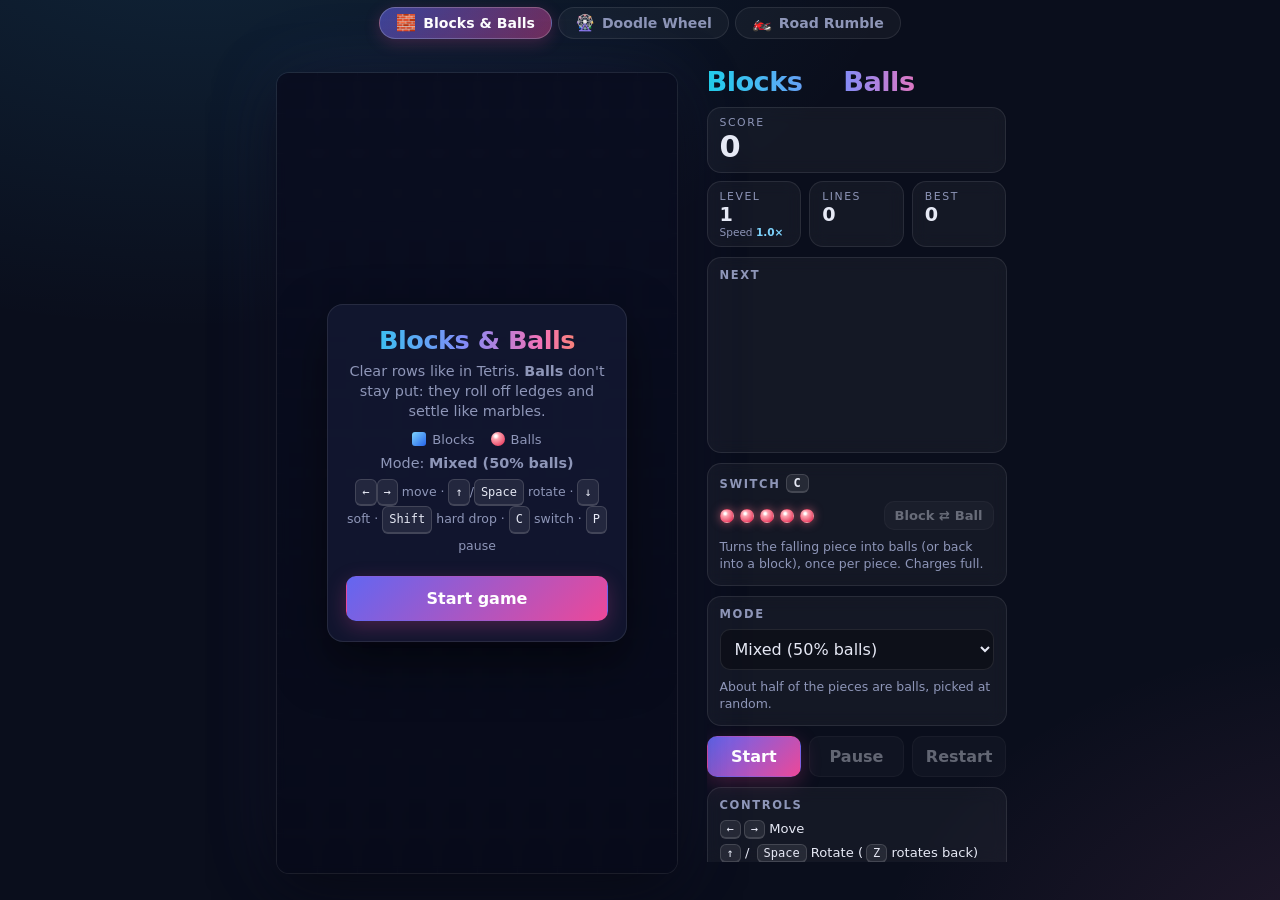
<file: index.html>
<!DOCTYPE html>
<html lang="en">
<head>
  <meta charset="utf-8">
  <meta name="viewport" content="width=device-width, initial-scale=1, viewport-fit=cover">
  <meta name="theme-color" content="#0a0e1c">
  <title>Arcade: Blocks &amp; Balls, Doodle Wheel and Road Rumble</title>
  <meta name="description" content="Three browser games: Blocks &amp; Balls (Tetris with rolling marbles), Doodle Wheel (a doodle-style snakes-and-ropes board game with a 1-10 spin wheel and collectible creatures) and Road Rumble (a top-down racer where you dodge or kick obstacles out of the way).">
  <link rel="icon" href="data:,">
  <link rel="apple-touch-icon" href="data:,">
  <meta name="apple-mobile-web-app-capable" content="yes">
  <link rel="stylesheet" href="style.css">
</head>
<body>
  <nav class="arcade-tabs" role="tablist" aria-label="Choose a game">
    <button type="button" role="tab" class="arcade-tab" id="tabBlocks" data-game="blocks" aria-controls="app" aria-selected="true"><span class="tab-ico" aria-hidden="true">🧱</span>Blocks &amp; Balls</button>
    <button type="button" role="tab" class="arcade-tab" id="tabDoodle" data-game="doodle" aria-controls="doodleApp" aria-selected="false"><span class="tab-ico" aria-hidden="true">🎡</span>Doodle Wheel</button>
    <button type="button" role="tab" class="arcade-tab" id="tabRoad" data-game="road" aria-controls="roadApp" aria-selected="false"><span class="tab-ico" aria-hidden="true">🏍️</span>Road Rumble</button>
  </nav>

  <div class="app" id="app" role="tabpanel" aria-labelledby="tabBlocks">
    <main class="stage">
      <div class="board-wrap" id="boardWrap">
        <div class="board-inner" id="boardInner">
          <canvas id="board" aria-label="Game board"></canvas>
          <div class="overlay show" id="overlay" aria-live="polite">
            <div class="overlay-card" id="overlayCard"></div>
          </div>
        </div>
      </div>
    </main>

    <aside class="side">
      <header class="brand">
        <h1>Blocks <span class="amp">&amp;</span> <span class="balls-word">Balls</span></h1>
        <p class="tagline">Tetris, except some of the pieces roll.</p>
      </header>

      <section class="stats">
        <div class="stat stat-score"><span class="label">Score</span><span class="value" id="score">0</span></div>
        <div class="stat"><span class="label">Level</span><span class="value" id="level">1</span><span class="sub" title="Fall speed vs level 1">Speed <b id="speed">1.0×</b></span></div>
        <div class="stat"><span class="label">Lines</span><span class="value" id="lines">0</span></div>
        <div class="stat"><span class="label">Best</span><span class="value" id="high">0</span></div>
      </section>

      <section class="panel next-panel">
        <h2>Next</h2>
        <canvas id="next" aria-label="Next pieces"></canvas>
      </section>

      <section class="panel switch-panel">
        <h2>Switch <kbd>C</kbd></h2>
        <div class="switch-row">
          <div class="dots" id="switchDots" title="Switch charges"></div>
          <button type="button" id="btnSwitch" class="small">Block ⇄ Ball</button>
        </div>
        <p class="hint" id="switchHint">Turns the falling piece into balls (or back into a block). You get 1 charge back every 2 lines, plus 1 on every level-up.</p>
      </section>

      <section class="panel mode-panel">
        <h2>Mode</h2>
        <select id="mode" aria-label="Game mode">
          <option value="classic">Classic (blocks only)</option>
          <option value="balls">Balls only</option>
          <option value="mixed" selected>Mixed (50% balls)</option>
          <option value="alternating">Alternating waves</option>
        </select>
        <p class="hint" id="modeInfo"></p>
      </section>

      <section class="buttons">
        <button type="button" id="btnStart" class="primary">Start</button>
        <button type="button" id="btnPause">Pause</button>
        <button type="button" id="btnRestart">Restart</button>
      </section>

      <section class="panel help">
        <h2>Controls</h2>
        <ul>
          <li><kbd>←</kbd><kbd>→</kbd> Move</li>
          <li><kbd>↑</kbd> / <kbd>Space</kbd> Rotate (<kbd>Z</kbd> rotates back)</li>
          <li><kbd>↓</kbd> Soft drop</li>
          <li><kbd>Shift</kbd> / <kbd>Enter</kbd> Hard drop</li>
          <li><kbd>C</kbd> Switch block ⇄ ball</li>
          <li><kbd>P</kbd> / <kbd>Esc</kbd> Pause</li>
        </ul>
        <p class="hint">On touch screens: tap to rotate, drag to move, drag down to soft drop, flick down to hard drop, flick up to switch.</p>
      </section>

      <footer class="site-footer">© 2026 Harish Lohar · <a href="mailto:hklohar@gmail.com">hklohar@gmail.com</a></footer>
    </aside>

    <nav class="touch-controls" id="touchControls" aria-label="Touch controls">
      <button type="button" data-action="left" aria-label="Move left">◀</button>
      <button type="button" data-action="rotate" aria-label="Rotate">⟳</button>
      <button type="button" data-action="right" aria-label="Move right">▶</button>
      <button type="button" data-action="switch" class="tc-switch" aria-label="Switch block or ball">⇄</button>
      <button type="button" data-action="down" aria-label="Soft drop">▼</button>
      <button type="button" data-action="drop" class="tc-drop" aria-label="Hard drop">⤓</button>
    </nav>
  </div>
  <div class="app dw-app" id="doodleApp" role="tabpanel" aria-labelledby="tabDoodle" hidden>
    <header class="dw-head">
      <h1 class="dw-title">Doodle <span>Wheel</span></h1>
      <div class="dw-themes" role="radiogroup" aria-label="Board theme">
        <button type="button" class="dw-sw sw-mint" data-theme="mint" role="radio" aria-checked="true" aria-label="Mint Meadow theme" title="Mint Meadow"></button>
        <button type="button" class="dw-sw sw-sunset" data-theme="sunset" role="radio" aria-checked="false" aria-label="Sunset Pop theme" title="Sunset Pop"></button>
        <button type="button" class="dw-sw sw-ocean" data-theme="ocean" role="radio" aria-checked="false" aria-label="Ocean Breeze theme" title="Ocean Breeze"></button>
      </div>
      <div class="dw-turn" id="dwTurn" aria-live="polite">Pick players and start</div>
    </header>

    <section class="dw-players" id="dwPlayers" aria-label="Players"></section>
    <div class="dw-hazard" id="dwHazard" aria-live="polite"></div>

    <main class="dw-stage">
      <div class="dw-board-wrap" id="dwBoardWrap">
        <div class="board-inner" id="dwBoardInner">
          <canvas id="dwBoard" aria-label="Doodle Wheel board"></canvas>
          <div class="overlay show" id="dwOverlay" aria-live="polite">
            <div class="overlay-card" id="dwOverlayCard"></div>
          </div>
        </div>
      </div>
    </main>

    <section class="dw-spinbar">
      <button type="button" class="primary dw-spin" id="dwSpin" disabled>🎡 Spin</button>
      <span class="dw-last" id="dwLast">Tap or Space</span>
    </section>

    <section class="panel dw-tray-panel">
      <h2>Collection <span class="dw-tray-count" id="dwTrayCount">0/8</span></h2>
      <div class="dw-tray" id="dwTray" aria-label="Creature collection"></div>
    </section>

    <section class="panel dw-log-panel">
      <h2>Moves</h2>
      <ol class="dw-log" id="dwLog"></ol>
    </section>

    <section class="dw-buttons">
      <button type="button" id="dwNew" class="primary">New Game</button>
      <button type="button" id="dwRestart">Restart</button>
      <button type="button" id="dwPause">Pause</button>
      <button type="button" id="dwSpeed">Speed 1×</button>
    </section>

    <footer class="site-footer">© 2026 Harish Lohar · <a href="mailto:hklohar@gmail.com">hklohar@gmail.com</a></footer>
  </div>

  <div class="app rr-app" id="roadApp" role="tabpanel" aria-labelledby="tabRoad" hidden>
    <header class="rr-head">
      <h1 class="rr-title">Road <span>Rumble</span></h1>
      <div class="rr-hud" aria-live="off">
        <div class="rr-chip rr-chip-score"><small>Score</small><b id="rrScore">0</b><i id="rrCombo"></i></div>
        <div class="rr-chip"><small>mph</small><b id="rrSpeed">0</b></div>
        <div class="rr-chip"><small>Dist</small><b id="rrDist">0 m</b></div>
        <div class="rr-chip"><small>High</small><b id="rrHigh">0</b></div>
      </div>
    </header>
    <main class="rr-stage">
      <div class="rr-wrap" id="rrWrap">
        <div class="board-inner rr-inner" id="rrInner">
          <canvas id="rrCanvas" aria-label="Road Rumble track"></canvas>
          <div class="overlay show" id="rrOverlay"><div class="overlay-card rr-card" id="rrCard"></div></div>
        </div>
      </div>
    </main>
    <section class="rr-controls" id="rrControls" aria-label="Touch controls">
      <button type="button" class="rr-btn rr-kick" id="rrKickL" aria-label="Kick left"><span>&#x21E4;</span>KICK</button>
      <button type="button" class="rr-btn rr-steer" id="rrLeft" aria-label="Steer left">&#x25C0;</button>
      <button type="button" class="rr-btn rr-steer" id="rrRight" aria-label="Steer right">&#x25B6;</button>
      <button type="button" class="rr-btn rr-kick" id="rrKickR" aria-label="Kick right">KICK<span>&#x21E5;</span></button>
    </section>
    <p class="rr-keys"><kbd>&larr;</kbd><kbd>&rarr;</kbd> / <kbd>A</kbd><kbd>D</kbd> steer &middot; <kbd>Z</kbd><kbd>X</kbd> / <kbd>Q</kbd><kbd>E</kbd> kick left / right &middot; <kbd>Space</kbd> / <kbd>P</kbd> pause &middot; drag the track to steer</p>
    <footer class="site-footer">© 2026 Harish Lohar · <a href="mailto:hklohar@gmail.com">hklohar@gmail.com</a></footer>
  </div>

  <script src="arcade.js"></script>
  <script src="game.js"></script>
  <script src="doodle.js"></script>
  <script src="road.js"></script>
</body>
</html>
</file>
<file: style.css>
:root {
  --bg: #0a0e1c;
  --bg2: #111733;
  --panel: rgba(255, 255, 255, 0.045);
  --panel-border: rgba(255, 255, 255, 0.09);
  --text: #e6e9f5;
  --muted: #8e96b8;
  --block: #38bdf8;
  --ball: #fb7185;
  --accent: linear-gradient(90deg, #22d3ee, #818cf8 45%, #f472b6 75%, #fb923c);
  --radius: 14px;
  --tabs-h: 46px;
  --tabs-total: calc(var(--tabs-h) + env(safe-area-inset-top, 0px));
  color-scheme: dark;
}

* { box-sizing: border-box; }

html, body {
  margin: 0;
  height: 100%;
  background:
    radial-gradient(1200px 700px at 15% -10%, rgba(56, 189, 248, 0.13), transparent 60%),
    radial-gradient(900px 600px at 110% 110%, rgba(244, 114, 182, 0.12), transparent 60%),
    var(--bg);
  color: var(--text);
  font-family: ui-sans-serif, system-ui, -apple-system, "Segoe UI", Roboto, "Helvetica Neue", Arial, sans-serif;
  -webkit-font-smoothing: antialiased;
  overflow: hidden;
  overscroll-behavior: none;
}

button, select { font: inherit; color: inherit; }

/* ---------- Layout (desktop) ---------- */
.app {
  height: calc(100vh - var(--tabs-total));
  height: calc(100dvh - var(--tabs-total));
  display: grid;
  grid-template-columns: auto minmax(250px, 300px);
  grid-template-rows: 1fr auto;
  grid-template-areas: "stage side" "stage touch";
  justify-content: center;
  align-content: center;
  gap: 18px 26px;
  padding: 20px;
}

.stage { grid-area: stage; display: flex; align-items: center; justify-content: center; min-height: 0; }
.side { grid-area: side; display: flex; flex-direction: column; gap: 10px; max-height: calc(100dvh - 40px - var(--tabs-total)); min-height: 0; overflow-y: auto; scrollbar-width: thin; }
.touch-controls { grid-area: touch; }

.board-wrap {
  position: relative;
  height: calc(100dvh - 40px - var(--tabs-total));
  max-height: 900px;
  aspect-ratio: 1 / 2;
  max-width: calc(100vw - 380px);
}

.board-inner {
  position: absolute;
  left: 50%; top: 50%;
  transform: translate(-50%, -50%);
  border-radius: 12px;
  box-shadow:
    0 0 0 1px rgba(255, 255, 255, 0.08),
    0 20px 60px rgba(0, 0, 0, 0.55),
    0 0 80px rgba(99, 102, 241, 0.12);
  overflow: hidden;
  touch-action: none;
  user-select: none;
  -webkit-user-select: none;
}
.board-inner canvas { display: block; }

/* ---------- Brand ---------- */
.brand h1 {
  margin: 0;
  font-size: 1.7rem;
  letter-spacing: -0.02em;
  font-weight: 800;
  background: var(--accent);
  -webkit-background-clip: text;
  background-clip: text;
  color: transparent;
}
.brand .amp { opacity: 0.7; }
.brand .tagline { margin: 4px 0 0; color: var(--muted); font-size: 0.85rem; }

/* ---------- Panels ---------- */
.panel, .stat {
  background: var(--panel);
  border: 1px solid var(--panel-border);
  border-radius: var(--radius);
  backdrop-filter: blur(8px);
}
.panel { padding: 10px 12px 12px; }
.panel h2 {
  margin: 0 0 8px;
  font-size: 0.72rem;
  letter-spacing: 0.14em;
  text-transform: uppercase;
  color: var(--muted);
  font-weight: 700;
  display: flex; align-items: center; gap: 6px;
}

.stats { display: grid; grid-template-columns: repeat(3, 1fr); gap: 8px; }
.stat { padding: 8px 12px; display: flex; flex-direction: column; }
.stat-score { grid-column: 1 / -1; }
.stat .label { font-size: 0.68rem; text-transform: uppercase; letter-spacing: 0.14em; color: var(--muted); }
.stat .value { font-size: 1.2rem; font-weight: 800; font-variant-numeric: tabular-nums; }
.stat-score .value { font-size: 1.9rem; }
.stat .value.bump, .stat .sub b.bump { animation: bump 0.35s ease; }
.stat .sub { font-size: 0.66rem; color: var(--muted); white-space: nowrap; }
.stat .sub b { color: #7dd3fc; font-variant-numeric: tabular-nums; display: inline-block; }
@keyframes bump { 30% { transform: scale(1.12); color: #fde68a; } }

.next-panel canvas { width: 100%; height: 150px; display: block; }

.switch-row { display: flex; align-items: center; justify-content: space-between; gap: 10px; }
.dots { display: flex; gap: 6px; }
.dot {
  width: 14px; height: 14px; border-radius: 50%;
  background: rgba(255, 255, 255, 0.1);
  border: 1px solid rgba(255, 255, 255, 0.15);
  transition: background 0.25s, box-shadow 0.25s;
}
.dot.on {
  background: radial-gradient(circle at 35% 30%, #fff 0 8%, #fda4af 25%, #e11d48 100%);
  box-shadow: 0 0 10px rgba(251, 113, 133, 0.6);
  border-color: transparent;
}
.switch-panel.disabled { opacity: 0.45; }

.hint { margin: 8px 0 0; font-size: 0.78rem; color: var(--muted); line-height: 1.4; }

select {
  width: 100%;
  padding: 9px 10px;
  border-radius: 10px;
  background: rgba(0, 0, 0, 0.3);
  border: 1px solid var(--panel-border);
  outline: none;
}
select:focus-visible { border-color: #818cf8; }
select:disabled { opacity: 0.55; }

/* ---------- Buttons ---------- */
.buttons { display: grid; grid-template-columns: repeat(3, 1fr); gap: 8px; }
button {
  cursor: pointer;
  border: 1px solid var(--panel-border);
  background: rgba(255, 255, 255, 0.07);
  border-radius: 10px;
  padding: 10px 8px;
  font-weight: 650;
  transition: transform 0.08s ease, background 0.2s, border-color 0.2s, opacity 0.2s;
  -webkit-tap-highlight-color: transparent;
  touch-action: manipulation;
}
button:hover:not(:disabled) { background: rgba(255, 255, 255, 0.12); border-color: rgba(255, 255, 255, 0.2); }
button:active:not(:disabled) { transform: scale(0.96); }
button:disabled { opacity: 0.4; cursor: not-allowed; }
button.primary {
  background: linear-gradient(135deg, #6366f1, #ec4899);
  border-color: transparent;
  color: white;
  box-shadow: 0 6px 20px rgba(236, 72, 153, 0.25);
}
button.primary:hover:not(:disabled) { background: linear-gradient(135deg, #7c7ff5, #f062ac); }
button.small { padding: 6px 10px; font-size: 0.82rem; }

kbd {
  display: inline-block;
  min-width: 1.6em;
  padding: 1px 6px;
  border-radius: 6px;
  font-family: ui-monospace, SFMono-Regular, Menlo, monospace;
  font-size: 0.75rem;
  text-align: center;
  background: rgba(255, 255, 255, 0.08);
  border: 1px solid rgba(255, 255, 255, 0.14);
  border-bottom-width: 2px;
  color: var(--text);
}
.help ul { list-style: none; margin: 0; padding: 0; display: grid; gap: 5px; font-size: 0.82rem; }
.help li kbd + kbd { margin-left: 3px; }

/* ---------- Footer ---------- */
.site-footer {
  margin-top: auto;
  padding: 4px 2px 0;
  font-size: 0.7rem;
  line-height: 1.3;
  color: rgba(142, 150, 184, 0.7);
  text-align: center;
  white-space: nowrap;
  overflow: hidden;
  text-overflow: ellipsis;
}
.site-footer a { color: inherit; text-decoration: none; border-bottom: 1px dotted rgba(142, 150, 184, 0.45); }
.site-footer a:hover, .site-footer a:focus-visible { color: var(--text); border-bottom-color: currentColor; outline: none; }

/* ---------- Overlay ---------- */
.overlay {
  position: absolute; inset: 0;
  display: flex; align-items: center; justify-content: center;
  background: rgba(8, 10, 24, 0.62);
  backdrop-filter: blur(4px);
  opacity: 0; pointer-events: none;
  transition: opacity 0.25s ease;
  padding: 14px;
}
.overlay.show { opacity: 1; pointer-events: auto; }
.overlay-card {
  text-align: center;
  background: rgba(20, 25, 50, 0.85);
  border: 1px solid var(--panel-border);
  border-radius: 16px;
  padding: 20px 18px;
  width: 100%;
  max-width: 300px;
  box-shadow: 0 20px 50px rgba(0, 0, 0, 0.5);
  transform: translateY(6px) scale(0.98);
  transition: transform 0.3s ease;
}
.overlay.show .overlay-card { transform: none; }
.overlay-card h2 {
  margin: 0 0 6px; font-size: 1.6rem; letter-spacing: -0.02em;
  background: var(--accent); -webkit-background-clip: text; background-clip: text; color: transparent;
}
.overlay-card p { margin: 6px 0; color: var(--muted); font-size: 0.9rem; line-height: 1.4; }
.overlay-card .big { font-size: 2.2rem; font-weight: 800; color: var(--text); font-variant-numeric: tabular-nums; }
.overlay-card .record { color: #fde68a; font-weight: 700; }
.overlay-card button { margin-top: 12px; width: 100%; padding: 12px; }
.overlay-card .keys { font-size: 0.78rem; line-height: 1.9; }
body.touch .overlay-card .keys { display: none; }
.legend { display: flex; justify-content: center; gap: 16px; margin: 10px 0 2px; font-size: 0.82rem; color: var(--muted); }
.legend span { display: inline-flex; align-items: center; gap: 6px; }
.sw { width: 14px; height: 14px; display: inline-block; }
.sw.block { border-radius: 3px; background: linear-gradient(135deg, #7dd3fc, #2563eb); }
.sw.ball { border-radius: 50%; background: radial-gradient(circle at 35% 30%, #fff 0 8%, #fda4af 25%, #e11d48 100%); }

/* ---------- Touch controls ---------- */
.touch-controls {
  display: none;
  grid-template-columns: repeat(3, 1fr);
  gap: 8px;
  user-select: none;
  -webkit-user-select: none;
}
body.touch .touch-controls { display: grid; }
.touch-controls button {
  padding: 0;
  height: 54px;
  font-size: 1.35rem;
  border-radius: 14px;
  background: rgba(255, 255, 255, 0.07);
  touch-action: none;
}
.touch-controls button.pressed { background: rgba(129, 140, 248, 0.35); transform: scale(0.95); }
.touch-controls .tc-switch { color: #fda4af; }
.touch-controls .tc-drop { color: #7dd3fc; }

/* ---------- Mobile / narrow ---------- */
@media (max-width: 820px), (max-aspect-ratio: 4/5) {
  .app {
    grid-template-columns: 1fr;
    grid-template-rows: auto minmax(0, 1fr) auto;
    grid-template-areas: "side" "stage" "touch";
    justify-content: stretch;
    align-content: stretch;
    gap: 8px;
    padding: 6px 10px max(8px, env(safe-area-inset-bottom));
  }
  .side {
    display: grid;
    grid-template-columns: 1fr 1fr 84px;
    grid-template-areas:
      "brand brand next"
      "stats stats next"
      "mode switch next"
      "buttons buttons buttons"
      "footer footer footer";
    gap: 6px;
    overflow: visible;
  }
  .brand { grid-area: brand; display: flex; align-items: baseline; }
  .brand h1 { font-size: 1.15rem; }
  .brand .tagline, .help, .hint { display: none; }
  .stats { grid-area: stats; grid-template-columns: repeat(4, 1fr); gap: 5px; }
  .stat, .stat-score { grid-column: auto; padding: 4px 6px; border-radius: 10px; }
  .stat .label { font-size: 0.56rem; letter-spacing: 0.08em; }
  .stat .value, .stat-score .value { font-size: 0.98rem; }
  .stat .sub { font-size: 0.52rem; }
  .next-panel { grid-area: next; padding: 6px; border-radius: 10px; }
  .next-panel h2 { margin-bottom: 2px; font-size: 0.58rem; }
  .next-panel canvas { height: 100px; }
  .mode-panel { grid-area: mode; padding: 0; border: 0; background: none; }
  .mode-panel h2, .switch-panel h2 { display: none; }
  .mode-panel select { padding: 6px 8px; font-size: 0.82rem; }
  .switch-panel { grid-area: switch; padding: 4px 6px; border-radius: 10px; }
  .switch-row { gap: 4px; }
  .dot { width: 10px; height: 10px; }
  .switch-panel button { padding: 4px 6px; font-size: 0.72rem; }
  .buttons { grid-area: buttons; }
  .site-footer { grid-area: footer; margin-top: -2px; padding: 0; font-size: 0.62rem; }
  .buttons button { padding: 7px 6px; font-size: 0.85rem; }
  .board-wrap { height: 100%; width: 100%; max-width: none; max-height: none; aspect-ratio: auto; }
  .touch-controls button { height: 50px; }
}

@media (max-height: 940px) and (min-width: 821px) and (min-aspect-ratio: 4/5) {
  .help .hint, .brand .tagline { display: none; }
}
@media (max-height: 880px) and (min-width: 821px) and (min-aspect-ratio: 4/5) {
  .help, .switch-panel .hint { display: none; }
  .next-panel canvas { height: 120px; }
}

/* ---------- Arcade tabs ---------- */
.app[hidden] { display: none !important; }
.arcade-tabs {
  height: var(--tabs-total);
  padding: env(safe-area-inset-top, 0px) 10px 0;
  display: flex; align-items: center; justify-content: center; gap: 6px;
}
.arcade-tab {
  display: inline-flex; align-items: center; gap: 7px;
  padding: 7px 16px;
  border-radius: 999px;
  font-size: 0.88rem; font-weight: 700;
  color: var(--muted);
  background: rgba(255, 255, 255, 0.04);
  border: 1px solid var(--panel-border);
  white-space: nowrap;
}
.arcade-tab .tab-ico { font-size: 1rem; line-height: 1; }
.arcade-tab.active {
  color: #fff;
  background: linear-gradient(135deg, rgba(99, 102, 241, 0.55), rgba(236, 72, 153, 0.45));
  border-color: rgba(255, 255, 255, 0.22);
  box-shadow: 0 4px 16px rgba(236, 72, 153, 0.22);
}
.arcade-tab:focus-visible { outline: 2px solid #818cf8; outline-offset: 2px; }

/* ---------- Doodle Wheel (board game) ---------- */
.dw-head { flex-direction: row !important; flex-wrap: wrap; align-items: center; }
.dw-head .dw-title { flex: 1; }
.dw-head .dw-turn { flex-basis: 100%; }
.dw-themes { display: flex; gap: 6px; }
.dw-sw {
  width: 26px; height: 26px; padding: 0; border-radius: 50%;
  border: 2px solid rgba(255, 255, 255, 0.8);
  box-shadow: 0 1px 4px rgba(0, 0, 0, 0.3);
}
.dw-sw.on { outline: 2.5px solid var(--text); outline-offset: 2px; }
.dw-sw.sw-mint { background: radial-gradient(circle at 30% 30%, #ffffff 0 18%, transparent 19%), linear-gradient(135deg, #c9f0d9, #7fd6a8); }
.dw-sw.sw-sunset { background: repeating-linear-gradient(45deg, rgba(255, 255, 255, 0.35) 0 3px, transparent 3px 7px), linear-gradient(135deg, #ff9f8a, #ffc9a8 50%, #c9a7f2); }
.dw-sw.sw-ocean { background: radial-gradient(circle at 65% 35%, rgba(255, 255, 255, 0.55) 0 12%, transparent 13%), linear-gradient(135deg, #0b2a46, #1aa3a8); }
.dw-sw:hover:not(:disabled) { transform: scale(1.08); }

/* Theme variables (scoped to the Doodle Wheel tab) */
#doodleApp { color: var(--text); }
#doodleApp[data-theme="mint"] {
  --text: #18352a; --muted: #4d6e60; --panel: rgba(255, 255, 255, 0.72); --panel-border: rgba(31, 122, 84, 0.18);
  --btn-bg: rgba(255, 255, 255, 0.85); --btn-hover: #ffffff; --btn-border: rgba(31, 122, 84, 0.22);
  --primary: linear-gradient(135deg, #10b981, #0ea5a4); --primary-shadow: rgba(16, 185, 129, 0.35);
  --title: linear-gradient(90deg, #059669, #0d9488 45%, #f59e0b 80%, #ec4899);
  --card: rgba(255, 255, 255, 0.96); --veil: rgba(225, 245, 233, 0.6); --slot: rgba(31, 122, 84, 0.06); --slot-border: rgba(31, 122, 84, 0.22);
  --kbd: rgba(31, 122, 84, 0.08); --shadow-board: 0 0 0 1px rgba(31, 122, 84, 0.18), 0 14px 40px rgba(31, 94, 66, 0.18);
}
#doodleApp[data-theme="sunset"] {
  --text: #4a1631; --muted: #864a64; --panel: rgba(255, 255, 255, 0.6); --panel-border: rgba(157, 23, 77, 0.16);
  --btn-bg: rgba(255, 255, 255, 0.7); --btn-hover: rgba(255, 255, 255, 0.95); --btn-border: rgba(157, 23, 77, 0.2);
  --primary: linear-gradient(135deg, #f43f5e, #fb923c); --primary-shadow: rgba(244, 63, 94, 0.35);
  --title: linear-gradient(90deg, #e11d48, #f97316 45%, #a855f7);
  --card: rgba(255, 247, 243, 0.96); --veil: rgba(255, 214, 196, 0.55); --slot: rgba(157, 23, 77, 0.06); --slot-border: rgba(157, 23, 77, 0.2);
  --kbd: rgba(157, 23, 77, 0.08); --shadow-board: 0 0 0 1px rgba(255, 255, 255, 0.6), 0 14px 40px rgba(138, 45, 80, 0.25);
}
#doodleApp[data-theme="ocean"] {
  --text: #e8fbff; --muted: #9cc9d6; --panel: rgba(8, 47, 73, 0.55); --panel-border: rgba(125, 211, 252, 0.2);
  --btn-bg: rgba(125, 211, 252, 0.1); --btn-hover: rgba(125, 211, 252, 0.2); --btn-border: rgba(125, 211, 252, 0.25);
  --primary: linear-gradient(135deg, #06b6d4, #2563eb); --primary-shadow: rgba(6, 182, 212, 0.35);
  --title: linear-gradient(90deg, #67e8f9, #5eead4 45%, #fde68a);
  --card: rgba(7, 37, 60, 0.94); --veil: rgba(3, 20, 35, 0.55); --slot: rgba(0, 0, 0, 0.2); --slot-border: rgba(125, 211, 252, 0.22);
  --kbd: rgba(125, 211, 252, 0.12); --shadow-board: 0 0 0 1px rgba(125, 211, 252, 0.2), 0 20px 60px rgba(0, 0, 0, 0.45);
}
#doodleApp button { background: var(--btn-bg); border-color: var(--btn-border); color: var(--text); }
#doodleApp button:hover:not(:disabled) { background: var(--btn-hover); border-color: var(--btn-border); }
#doodleApp button.primary, #doodleApp .overlay-card .segs button.seg.on { background: var(--primary); border-color: transparent; color: #fff; box-shadow: 0 6px 18px var(--primary-shadow); }
#doodleApp button.primary:hover:not(:disabled) { background: var(--primary); filter: brightness(1.06); }
#doodleApp button.dw-sw { border: 2px solid #fff; color: transparent; }
#doodleApp button.dw-sw.sw-mint { background: radial-gradient(circle at 30% 30%, #ffffff 0 18%, transparent 19%), linear-gradient(135deg, #c9f0d9, #7fd6a8); }
#doodleApp button.dw-sw.sw-sunset { background: repeating-linear-gradient(45deg, rgba(255, 255, 255, 0.35) 0 3px, transparent 3px 7px), linear-gradient(135deg, #ff9f8a, #ffc9a8 50%, #c9a7f2); }
#doodleApp button.dw-sw.sw-ocean { background: radial-gradient(circle at 65% 35%, rgba(255, 255, 255, 0.55) 0 12%, transparent 13%), linear-gradient(135deg, #0b2a46, #1aa3a8); }
#doodleApp .dw-title { background: var(--title); -webkit-background-clip: text; background-clip: text; color: transparent; }
#doodleApp .dw-board-wrap .board-inner { box-shadow: var(--shadow-board); }
#doodleApp .overlay { background: var(--veil); }
#doodleApp .overlay-card { background: var(--card); color: var(--text); }
#doodleApp .overlay-card h2 { background: var(--title); -webkit-background-clip: text; background-clip: text; color: transparent; }
#doodleApp kbd { background: var(--kbd); border-color: var(--btn-border); color: var(--text); }
#doodleApp .dw-slot { background: var(--slot); border-color: var(--slot-border); }
#doodleApp .site-footer { color: var(--muted); }
#doodleApp .dw-table th, #doodleApp .dw-table td { border-bottom-color: var(--panel-border); }
#doodleApp[data-theme="mint"] .record, #doodleApp[data-theme="sunset"] .record { color: #b45309; }
#doodleApp[data-theme="mint"] .dw-table tr.win td, #doodleApp[data-theme="sunset"] .dw-table tr.win td { color: #b45309; }
#doodleApp[data-theme="mint"] .dw-tray-count, #doodleApp[data-theme="sunset"] .dw-tray-count { color: #b45309; }
#doodleApp[data-theme="mint"] .dw-slot.got, #doodleApp[data-theme="sunset"] .dw-slot.got { background: rgba(255, 255, 255, 0.9); border-color: rgba(180, 83, 9, 0.35); }

/* Page background + shared tab bar per theme (only while Doodle Wheel is the active tab) */
body[data-game="doodle"][data-dwtheme="mint"] {
  background:
    radial-gradient(circle, rgba(52, 168, 107, 0.13) 2px, transparent 2.5px) 0 0 / 22px 22px,
    radial-gradient(circle, rgba(245, 158, 11, 0.10) 2px, transparent 2.5px) 11px 11px / 22px 22px,
    linear-gradient(160deg, #f4fbf4, #e3f5ea 55%, #fdf6e3);
}
body[data-game="doodle"][data-dwtheme="sunset"] {
  background:
    repeating-linear-gradient(135deg, rgba(255, 255, 255, 0.16) 0 14px, transparent 14px 34px),
    linear-gradient(160deg, #ffb59e, #ffd5bf 45%, #e7c3f0);
}
body[data-game="doodle"][data-dwtheme="ocean"] {
  background:
    radial-gradient(circle at 20% 30%, rgba(186, 240, 255, 0.10) 0 6px, transparent 7px) 0 0 / 90px 90px,
    radial-gradient(circle at 70% 70%, rgba(186, 240, 255, 0.08) 0 10px, transparent 11px) 0 0 / 130px 130px,
    linear-gradient(170deg, #071d33, #0b3b55 55%, #0d5a6e);
}
body[data-game="doodle"][data-dwtheme="mint"] .arcade-tab,
body[data-game="doodle"][data-dwtheme="sunset"] .arcade-tab { color: #3f3a4a; background: rgba(255, 255, 255, 0.6); border-color: rgba(0, 0, 0, 0.08); }
body[data-game="doodle"][data-dwtheme="mint"] .arcade-tab.active { color: #fff; background: linear-gradient(135deg, #10b981, #0ea5a4); box-shadow: 0 4px 14px rgba(16, 185, 129, 0.35); }
body[data-game="doodle"][data-dwtheme="sunset"] .arcade-tab.active { color: #fff; background: linear-gradient(135deg, #f43f5e, #fb923c); box-shadow: 0 4px 14px rgba(244, 63, 94, 0.35); }
body[data-game="doodle"][data-dwtheme="ocean"] .arcade-tab { color: #b9e3ee; background: rgba(8, 47, 73, 0.5); border-color: rgba(125, 211, 252, 0.2); }
body[data-game="doodle"][data-dwtheme="ocean"] .arcade-tab.active { color: #fff; background: linear-gradient(135deg, #06b6d4, #2563eb); box-shadow: 0 4px 14px rgba(6, 182, 212, 0.35); }

.app.dw-app {
  grid-template-columns: auto minmax(270px, 320px);
  grid-template-rows: auto auto auto auto auto minmax(0, 1fr) auto auto;
  grid-template-areas: "stage head" "stage players" "stage hazard" "stage spin" "stage tray" "stage log" "stage buttons" "stage footer";
  gap: 10px 26px;
}
.dw-head { grid-area: head; display: flex; flex-direction: column; gap: 6px; }
.dw-title { margin: 0; font-size: 1.7rem; font-weight: 800; letter-spacing: -0.02em; background: linear-gradient(90deg, #4ade80, #22d3ee 40%, #facc15 70%, #f472b6); -webkit-background-clip: text; background-clip: text; color: transparent; }
.dw-turn {
  --tc: #818cf8;
  align-self: flex-start;
  padding: 5px 12px; border-radius: 999px;
  font-size: 0.85rem; font-weight: 700;
  background: color-mix(in srgb, var(--tc) 18%, transparent);
  border: 1px solid color-mix(in srgb, var(--tc) 55%, transparent);
  white-space: nowrap; overflow: hidden; text-overflow: ellipsis; max-width: 100%;
}
.dw-players { grid-area: players; display: grid; grid-template-columns: repeat(2, 1fr); gap: 6px; }
.dw-pl {
  --tc: #fff;
  display: grid; grid-template-columns: auto 1fr auto; grid-template-rows: auto auto; column-gap: 6px; align-items: center;
  padding: 5px 9px; border-radius: 10px;
  background: var(--panel); border: 1px solid var(--panel-border);
  font-size: 0.8rem; transition: border-color 0.2s, background 0.2s, transform 0.2s;
}
.dw-pl .dw-dot { grid-row: 1 / 3; }
.dw-pl b { white-space: nowrap; overflow: hidden; text-overflow: ellipsis; }
.dw-pl .dw-sq { grid-column: 3; grid-row: 1 / 3; font-size: 1.05rem; font-weight: 800; font-variant-numeric: tabular-nums; }
.dw-pl .dw-pts { grid-column: 2; font-size: 0.7rem; color: var(--muted); font-variant-numeric: tabular-nums; }
.dw-pl .dw-pts::after { content: " pts"; }
.dw-pl.on { border-color: var(--tc); background: color-mix(in srgb, var(--tc) 14%, transparent); transform: translateY(-1px); }
.dw-pl.won { border-color: #fde68a; }
.dw-dot { display: inline-block; width: 14px; height: 14px; border-radius: 50%; background: var(--tc); border: 2px solid #fff; box-shadow: 0 0 8px color-mix(in srgb, var(--tc) 60%, transparent); }
.dw-stage { grid-area: stage; display: flex; align-items: center; justify-content: center; min-height: 0; min-width: 0; }
.dw-board-wrap {
  position: relative;
  height: calc(100dvh - 40px - var(--tabs-total));
  max-height: 900px;
  aspect-ratio: 1;
  max-width: calc(100vw - 400px);
}
.dw-board-wrap .board-inner { box-shadow: 0 0 0 1px rgba(255, 255, 255, 0.08), 0 20px 60px rgba(0, 0, 0, 0.55), 0 0 80px rgba(52, 211, 153, 0.12); }
.dw-spinbar { grid-area: spin; display: flex; align-items: center; gap: 10px; }
.dw-spin { flex: 1; padding: 13px 10px; font-size: 1.1rem; font-weight: 800; border-radius: 999px; }
.dw-spin.ready { animation: spinPulse 1.1s ease-in-out infinite; }
@keyframes spinPulse { 50% { transform: scale(1.04); box-shadow: 0 6px 26px rgba(236, 72, 153, 0.5); } }
.dw-last { font-size: 0.8rem; color: var(--muted); white-space: nowrap; min-width: 0; overflow: hidden; text-overflow: ellipsis; }
.dw-tray-panel { grid-area: tray; }
.dw-tray-count { margin-left: auto; letter-spacing: 0.04em; text-transform: none; color: #fde68a; font-weight: 700; }
.dw-tray { display: grid; grid-template-columns: repeat(4, 1fr); gap: 6px; }
.dw-slot { position: relative; display: flex; flex-direction: column; align-items: center; padding: 4px 2px 3px; border-radius: 10px; background: rgba(0, 0, 0, 0.22); border: 1px dashed rgba(255, 255, 255, 0.12); }
.dw-slot canvas { width: 38px; height: 38px; filter: brightness(0) invert(0.35); opacity: 0.45; transition: filter 0.3s, opacity 0.3s; }
.dw-slot-name { font-size: 0.6rem; color: var(--muted); font-weight: 700; }
.dw-owner { position: absolute; top: 3px; right: 3px; width: 9px; height: 9px; border-radius: 50%; }
.dw-slot.got { border-style: solid; border-color: rgba(253, 230, 138, 0.35); background: rgba(253, 230, 138, 0.07); }
.dw-slot.got canvas { filter: none; opacity: 1; }
.dw-slot.got .dw-slot-name { color: var(--text); }
.dw-slot.pop { animation: slotPop 0.6s ease; }
@keyframes slotPop { 35% { transform: scale(1.25) rotate(-6deg); box-shadow: 0 0 18px rgba(253, 230, 138, 0.7); } }
.dw-log-panel { grid-area: log; min-height: 0; overflow: hidden; display: flex; flex-direction: column; }
.dw-log { margin: 0; padding: 0; list-style: none; display: grid; gap: 3px; font-size: 0.78rem; color: var(--muted); overflow: hidden; }
.dw-log li:first-child { color: var(--text); }
.dw-buttons { grid-area: buttons; display: grid; grid-template-columns: repeat(2, 1fr); gap: 6px; }
.dw-buttons button { padding: 9px 4px; font-size: 0.82rem; }
.dw-app .site-footer { grid-area: footer; }
/* overlay contents */
.dw-seats { display: grid; gap: 6px; margin: 10px 0; }
.dw-seat { display: flex; align-items: center; gap: 8px; font-size: 0.85rem; font-weight: 700; }
.dw-seat > span { flex: 1; text-align: left; }
.segs { display: flex; gap: 3px; }
.overlay-card .segs button.seg { margin: 0; width: auto; padding: 5px 9px; font-size: 0.75rem; border-radius: 8px; }
.overlay-card .segs button.seg.on { background: linear-gradient(135deg, #6366f1, #ec4899); border-color: transparent; color: #fff; }
.dw-small { font-size: 0.75rem !important; }
.dw-table { width: 100%; border-collapse: collapse; font-size: 0.74rem; margin: 8px 0; }
.dw-table th, .dw-table td { padding: 3px 3px; text-align: center; border-bottom: 1px solid rgba(255, 255, 255, 0.07); font-variant-numeric: tabular-nums; }
.dw-table td:first-child { text-align: left; white-space: nowrap; }
.dw-table td:first-child .dw-dot { width: 10px; height: 10px; margin-right: 4px; vertical-align: -1px; }
.dw-table tr { --tc: #fff; }
.dw-table tr.win td { color: #fde68a; font-weight: 800; }
.dw-table td.cr img { width: 20px; height: 20px; margin: -3px 0; }
/* round's hazard animal badge */
.dw-hazard {
  grid-area: hazard; justify-self: start; display: inline-flex; align-items: center; gap: 5px;
  padding: 4px 12px; border-radius: 999px; font-size: 0.8rem; color: var(--text);
  background: var(--panel); border: 1px solid var(--panel-border); white-space: nowrap;
}
.dw-hazard .dw-hz-lbl { color: var(--muted); font-weight: 600; }
.dw-hazard .dw-hz-emoji { font-size: 1.05rem; line-height: 1; }
.dw-hazard.pop { animation: hzPop 0.6s ease-out; }
@keyframes hzPop { 0% { transform: scale(0.7); } 60% { transform: scale(1.12); } 100% { transform: scale(1); } }
.dw-win-hz { margin-top: -4px; }
/* player names: setup inputs, re-roll, tap-to-rename chips */
.dw-seat .dw-name {
  flex: 1 1 0; width: 0; min-width: 0; font: inherit; font-size: 0.85rem; font-weight: 700; color: var(--text);
  padding: 5px 8px; border-radius: 8px; border: 1px solid var(--slot-border); background: var(--slot);
}
.dw-seat .dw-name:focus { outline: 2px solid var(--tc); outline-offset: 0; }
.dw-seat.off .dw-name, .dw-seat.off .dw-reroll { opacity: 0.45; }
.overlay-card button.dw-reroll { margin: 0; width: auto; flex: 0 0 auto; padding: 3px 6px; font-size: 0.85rem; line-height: 1.2; border-radius: 8px; }
.dw-reroll.spin { animation: rerollSpin 0.45s ease-out; }
@keyframes rerollSpin { to { transform: rotate(360deg); } }
.dw-pl { cursor: pointer; }
.dw-pl b { min-width: 0; }
.dw-pl-name { min-width: 0; width: 100%; font: inherit; font-weight: 700; color: var(--text); padding: 1px 4px; border-radius: 6px; border: 1px solid var(--tc); background: var(--slot, rgba(255,255,255,0.1)); }
.dw-last { min-width: 0; overflow: hidden; text-overflow: ellipsis; white-space: nowrap; }
.dw-spinbar, .dw-head, .dw-players { min-width: 0; }
.dw-head .dw-turn { min-width: 0; }
/* 5-0 reshuffle banner */
.dw-offer {
  --tc: #a78bfa;
  position: absolute; left: 50%; top: 10px; z-index: 4; width: min(92%, 420px);
  transform: translate(-50%, -16px) scale(0.96); opacity: 0; pointer-events: none;
  padding: 10px 12px; border-radius: 14px; text-align: center; color: var(--text);
  background: var(--card); border: 2px solid var(--tc);
  box-shadow: 0 10px 30px rgba(0, 0, 0, 0.35), 0 0 0 4px color-mix(in srgb, var(--tc) 25%, transparent);
  transition: opacity 0.25s, transform 0.25s;
}
.dw-offer.show { opacity: 1; transform: translate(-50%, 0) scale(1); pointer-events: auto; animation: offerGlow 1.4s ease-in-out infinite; }
@keyframes offerGlow { 50% { box-shadow: 0 10px 30px rgba(0, 0, 0, 0.35), 0 0 0 8px color-mix(in srgb, var(--tc) 18%, transparent); } }
.dw-offer-txt { font-size: 0.9rem; line-height: 1.3; }
.dw-offer-txt b { color: var(--tc); filter: brightness(0.8); }
.dw-offer-btns { display: flex; gap: 8px; margin-top: 8px; }
.dw-offer-btns button { flex: 1; margin: 0; padding: 8px 6px; font-size: 0.85rem; }
/* board style picker on the setup screen */
.dw-boardpick { display: flex; align-items: center; gap: 8px; margin: 2px 0 8px; font-size: 0.85rem; font-weight: 700; }
.dw-boardpick > span { flex: 1; text-align: left; }
/* tray: owner colour per slot */
#doodleApp .dw-slot.got[style*="--oc"] { border: 2px solid var(--oc); box-shadow: 0 0 6px color-mix(in srgb, var(--oc) 45%, transparent); }
.dw-ov-btns { display: grid; grid-template-columns: 1fr 1fr; gap: 8px; }
.dw-app .overlay-card { max-width: 340px; max-height: calc(100% - 12px); overflow-y: auto; }

@media (max-width: 820px), (max-aspect-ratio: 4/5) {
  :root { --tabs-h: 42px; }
  .arcade-tab { padding: 6px 12px; font-size: 0.8rem; }
  .app.dw-app {
    grid-template-columns: minmax(0, 1fr);
    grid-template-rows: auto auto auto minmax(0, 1fr) auto auto auto auto auto;
    grid-template-areas: "head" "players" "hazard" "stage" "spin" "tray" "log" "buttons" "footer";
    gap: 6px;
  }
  .dw-head { flex-wrap: nowrap; justify-content: space-between; gap: 8px; }
  .dw-head .dw-title { flex: 0 0 auto; }
  .dw-head .dw-turn { flex-basis: auto; flex: 0 1 auto; }
  .dw-themes { gap: 5px; }
  .dw-sw { width: 22px; height: 22px; }
  .dw-title { font-size: 1.15rem; white-space: nowrap; }
  .dw-turn { font-size: 0.75rem; padding: 3px 10px; min-width: 0; }
  .dw-players { grid-template-columns: repeat(auto-fit, minmax(80px, 1fr)); gap: 4px; }
  .dw-pl { padding: 3px 7px; font-size: 0.72rem; border-radius: 9px; }
  .dw-pl .dw-sq { font-size: 0.9rem; }
  .dw-pl .dw-pts { font-size: 0.62rem; }
  .dw-board-wrap { height: 100%; width: 100%; max-width: none; max-height: none; aspect-ratio: auto; }
  .dw-spin { padding: 10px; font-size: 1rem; }
  .dw-spinbar { gap: 8px; }
  .dw-last { max-width: 45%; font-size: 0.72rem; }
  .dw-tray-panel { padding: 4px 6px; border-radius: 10px; }
  .dw-tray-panel h2 { display: none; }
  .dw-tray { grid-template-columns: repeat(8, 1fr); gap: 3px; }
  .dw-slot { padding: 1px 0 0; border-radius: 7px; }
  .dw-slot canvas { width: 26px; height: 26px; }
  .dw-slot-name { font-size: 0.45rem; letter-spacing: -0.02em; }
  .dw-owner { width: 6px; height: 6px; top: 1px; right: 1px; }
  .dw-log-panel { padding: 4px 8px; border-radius: 10px; }
  .dw-log-panel h2 { display: none; }
  .dw-log { font-size: 0.68rem; gap: 1px; max-height: 2.6em; }
  .dw-log li:nth-child(n + 3) { display: none; }
  .dw-buttons { grid-template-columns: repeat(4, 1fr); }
  .dw-hazard { justify-self: center; font-size: 0.72rem; padding: 2px 10px; }
  .dw-head .dw-turn { font-size: 0.7rem; padding: 3px 8px; }
  .dw-offer { top: 6px; padding: 8px 10px; }
  .dw-offer-txt { font-size: 0.8rem; }
  .dw-offer-btns button { padding: 7px 4px; font-size: 0.78rem; }
  .dw-boardpick { font-size: 0.78rem; gap: 4px; }
  .dw-app .overlay { padding: 4px; }
  .dw-app .overlay-card { padding-top: 8px; padding-bottom: 8px; max-height: 100%; }
  .dw-app .overlay-card h2 { font-size: 1.25rem; margin: 0 0 4px; }
  .dw-app .overlay-card > p:first-of-type { font-size: 0.74rem; line-height: 1.35; margin: 0 0 6px; }
  .dw-seats { margin: 6px 0; gap: 5px; }
  .dw-app .overlay-card .dw-small { margin: 2px 0 6px; font-size: 0.66rem; }
  .dw-seat .dw-name { padding: 3px 6px; }
  .overlay-card button.dw-reroll { padding: 2px 5px; }
  .overlay-card .segs button.seg { padding: 4px 5px; }
  .dw-app .overlay-card button.primary[data-ov] { padding: 9px; }
  .dw-hazard .dw-hz-emoji { font-size: 0.9rem; }
  .dw-seat { gap: 5px; }
  .dw-seat .dw-name { font-size: 0.78rem; padding: 4px 6px; }
  .overlay-card .segs button.seg { padding: 5px 5px; font-size: 0.68rem; }
  .segs { gap: 2px; flex: 0 0 auto; }
  .dw-app .overlay-card { padding-left: 12px; padding-right: 12px; }
  .dw-buttons button { padding: 7px 2px; font-size: 0.76rem; white-space: nowrap; }
}

/* ---------- Road Rumble (top-down racer) ---------- */
.app.rr-app {
  grid-template-columns: minmax(0, 560px);
  grid-template-rows: auto minmax(0, 1fr) auto auto auto;
  grid-template-areas: "head" "stage" "controls" "keys" "footer";
  align-content: stretch;
  gap: 8px;
  padding: 12px 14px 8px;
}
.rr-head { grid-area: head; display: flex; align-items: center; justify-content: space-between; gap: 10px; min-width: 0; }
.rr-title {
  margin: 0; font-size: 1.45rem; font-weight: 900; letter-spacing: -0.02em; white-space: nowrap; font-style: italic;
  background: linear-gradient(90deg, #fde047, #fb923c 55%, #ef4444); -webkit-background-clip: text; background-clip: text; color: transparent;
}
.rr-title span { opacity: 0.85; }
.rr-hud { display: flex; gap: 6px; min-width: 0; }
.rr-chip {
  position: relative; display: flex; flex-direction: column; align-items: center; min-width: 54px; padding: 3px 9px;
  background: var(--panel); border: 1px solid var(--panel-border); border-radius: 10px; line-height: 1.1;
}
.rr-chip small { font-size: 0.58rem; letter-spacing: 0.12em; text-transform: uppercase; color: var(--muted); }
.rr-chip b { font-size: 1rem; font-weight: 800; font-variant-numeric: tabular-nums; white-space: nowrap; }
.rr-chip-score { min-width: 70px; }
.rr-chip i { position: absolute; top: -7px; right: -6px; font-style: normal; font-size: 0.62rem; font-weight: 900; color: #1f1300; background: #fde047; border-radius: 6px; padding: 0 4px; }
.rr-chip i:empty { display: none; }
.rr-stage { grid-area: stage; min-height: 0; display: flex; }
.rr-wrap { position: relative; flex: 1; min-height: 0; min-width: 0; }
.rr-controls { grid-area: controls; display: grid; grid-template-columns: 1fr 1.25fr 1.25fr 1fr; gap: 8px; }
.rr-btn {
  height: 58px; padding: 0 4px; border-radius: 14px; font-size: 1.35rem; font-weight: 900;
  touch-action: none; user-select: none; -webkit-user-select: none; -webkit-touch-callout: none;
  display: flex; align-items: center; justify-content: center; gap: 4px;
}
.rr-kick { font-size: 0.85rem; letter-spacing: 0.06em; background: linear-gradient(135deg, rgba(251, 146, 60, 0.35), rgba(239, 68, 68, 0.3)); border-color: rgba(251, 146, 60, 0.5); }
.rr-kick span { font-size: 1.2rem; }
.rr-btn.down { transform: scale(0.94); background: rgba(255, 255, 255, 0.22); }
.rr-kick.down { background: linear-gradient(135deg, #fb923c, #ef4444); }
.rr-keys { grid-area: keys; margin: 0; text-align: center; font-size: 0.72rem; color: var(--muted); line-height: 1.8; }
.rr-keys kbd { font-size: 0.66rem; padding: 0 4px; }
.rr-app .site-footer { grid-area: footer; }
/* overlays */
.rr-app .overlay { padding: 8px; }
.rr-card { max-width: 380px; max-height: 100%; overflow-y: auto; padding: 14px 14px; scrollbar-width: thin; }
.rr-card h2 { background: linear-gradient(90deg, #fde047, #fb923c 55%, #ef4444); -webkit-background-clip: text; background-clip: text; font-style: italic; font-weight: 900; }
.rr-card .rr-sub { margin: 0 0 8px; }
.rr-grid { display: grid; grid-template-columns: 1fr 1fr; gap: 6px; }
.overlay-card .rr-veh {
  margin: 0; width: auto; padding: 5px 6px; border-radius: 12px; text-align: left;
  display: grid; grid-template-columns: 44px minmax(0, 1fr); grid-template-rows: auto auto; column-gap: 6px; align-items: center;
  position: relative;
}
.rr-veh canvas { grid-row: 1 / 3; width: 44px; height: 44px; border-radius: 9px; background: #3b3f47; }
.rr-veh[data-track="water"] canvas { background: #0e7490; }
.rr-veh[data-track="sky"] canvas { background: #60a5fa; }
.rr-veh.on { border-color: #fde047; background: rgba(253, 224, 71, 0.14); box-shadow: 0 0 0 1px #fde047 inset; }
.rr-vname { font-size: 0.8rem; font-weight: 800; white-space: nowrap; overflow: hidden; text-overflow: ellipsis; display: flex; align-items: baseline; gap: 4px; }
.rr-vtrack { position: absolute; left: 5px; bottom: 4px; width: 44px; text-align: center; font-style: normal; font-size: 0.5rem; font-weight: 800; text-transform: uppercase; letter-spacing: 0.08em; color: #fff; background: rgba(0, 0, 0, 0.45); border-radius: 0 0 9px 9px; line-height: 1.5; }
.rr-stats { display: grid; grid-template-columns: auto 1fr; column-gap: 4px; row-gap: 1px; align-items: center; font-size: 0.55rem; color: var(--muted); text-transform: uppercase; letter-spacing: 0.04em; }
.rr-bars { display: flex; gap: 2px; }
.rr-bars i { flex: 1; height: 4px; border-radius: 2px; background: rgba(255, 255, 255, 0.14); }
.rr-bars i.on { background: linear-gradient(90deg, #fde047, #fb923c); }
.rr-vbest { position: absolute; top: 3px; right: 6px; font-size: 0.5rem; color: #fde68a; font-weight: 700; }
.rr-blurb { font-size: 0.78rem !important; min-height: 2.6em; margin: 8px 0 0 !important; }
.overlay-card button.rr-go { margin-top: 6px; }
.rr-final { font-size: 2.4rem; font-weight: 900; font-variant-numeric: tabular-nums; }
.rr-tbl { width: 100%; margin: 6px 0 0; border-collapse: collapse; font-size: 0.8rem; }
.rr-tbl td { padding: 2px 4px; border-bottom: 1px solid rgba(255, 255, 255, 0.06); }
.rr-tbl td:first-child { text-align: left; color: var(--muted); }
.rr-tbl td:last-child { text-align: right; font-weight: 700; font-variant-numeric: tabular-nums; }
.rr-btns { display: grid; grid-template-columns: 1fr 1fr; gap: 8px; }
.rr-btns button { margin-top: 10px !important; }
@media (hover: none) and (pointer: coarse) { .rr-keys { display: none; } }

@media (max-width: 820px), (max-aspect-ratio: 4/5) {
  .arcade-tabs { gap: 4px; padding-left: 6px; padding-right: 6px; }
  .arcade-tab { padding: 6px 10px; font-size: 0.76rem; gap: 5px; }
  .app.rr-app { grid-template-columns: minmax(0, 1fr); padding: 6px 8px 4px; gap: 6px; }
  .rr-title { font-size: 1.1rem; }
  .rr-hud { gap: 4px; }
  .rr-chip { min-width: 0; padding: 2px 6px; }
  .rr-chip b { font-size: 0.85rem; }
  .rr-chip-score { min-width: 58px; }
  .rr-btn { height: 64px; }
  .rr-keys { display: none; }
  .rr-app .site-footer { padding: 0; font-size: 0.62rem; }
}
@media (max-width: 420px) {
  .arcade-tab .tab-ico { display: none; }
  .arcade-tab { padding: 6px 10px; font-size: 0.74rem; }
}
@media (max-width: 360px) {
  .rr-title { display: none; }
  .rr-hud { flex: 1; justify-content: space-between; }
}

@media (prefers-reduced-motion: reduce) {
  * { transition: none !important; animation: none !important; }
}
</file>
